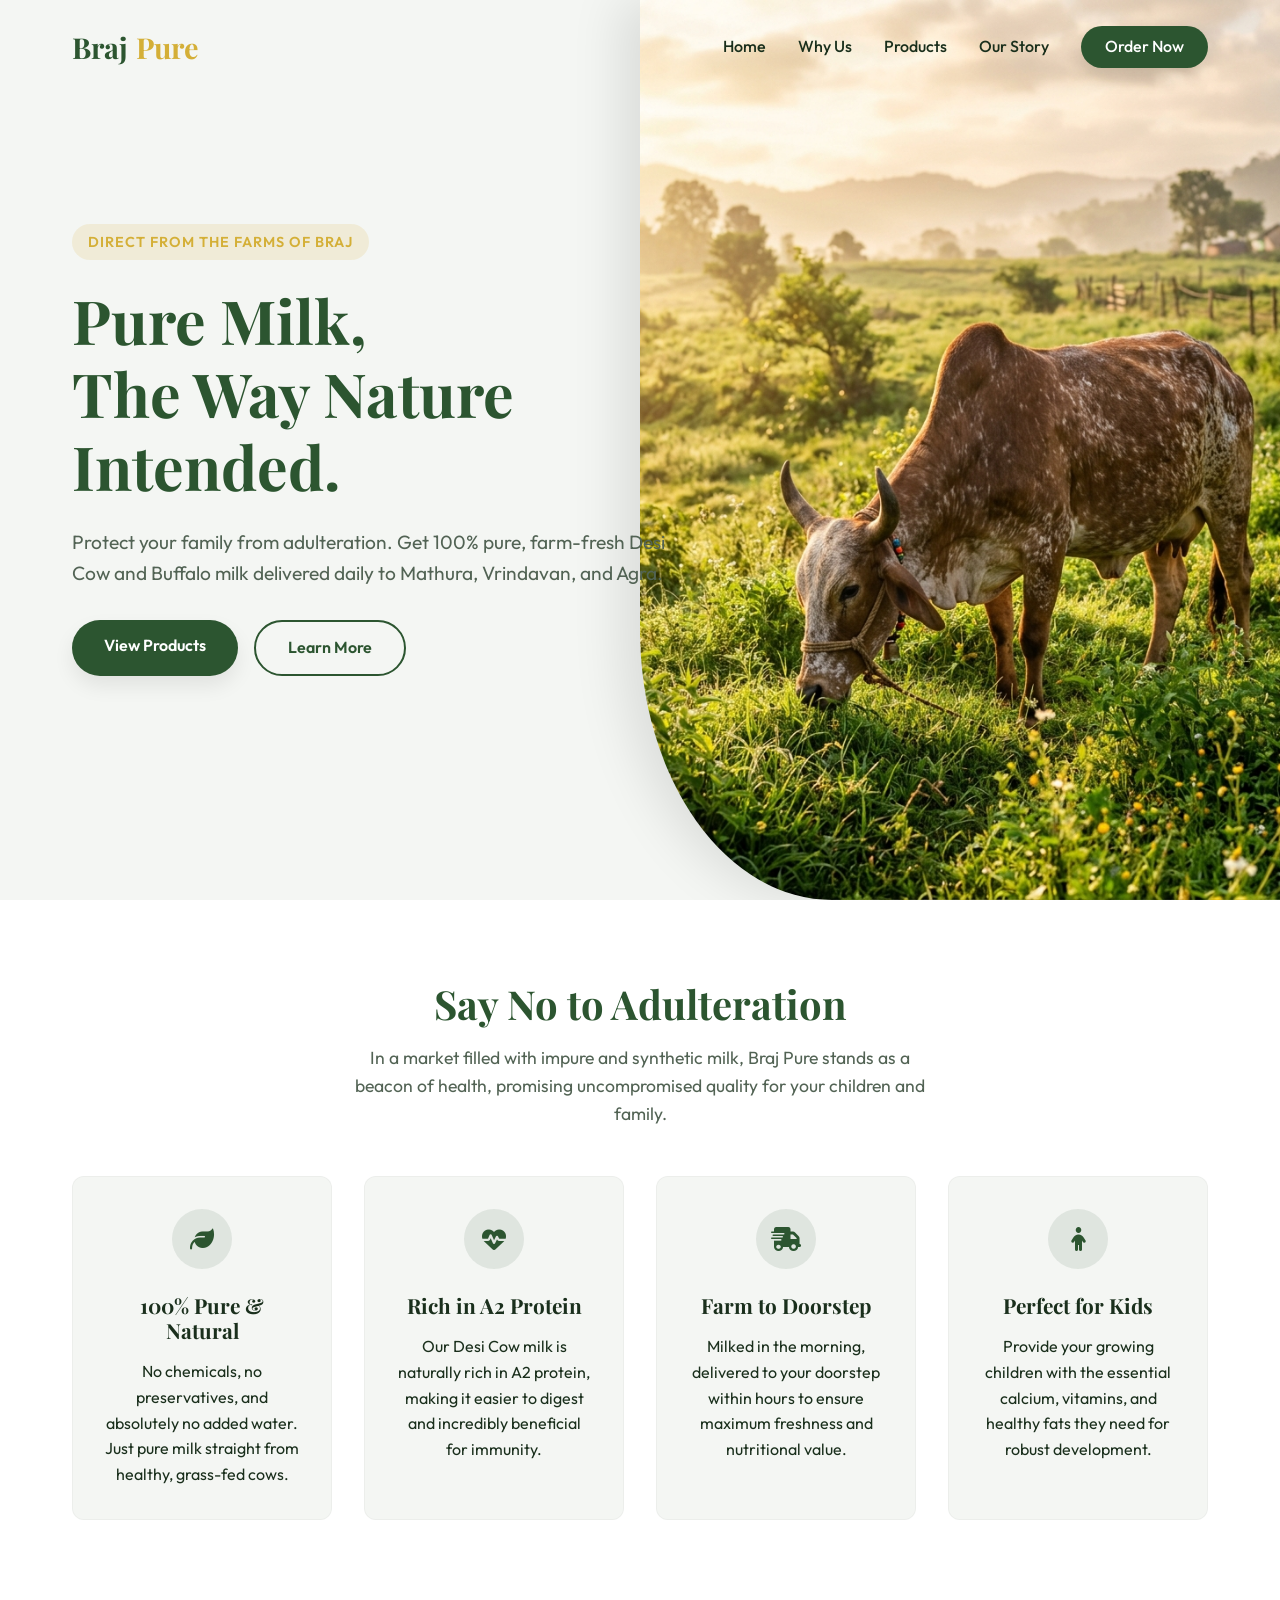
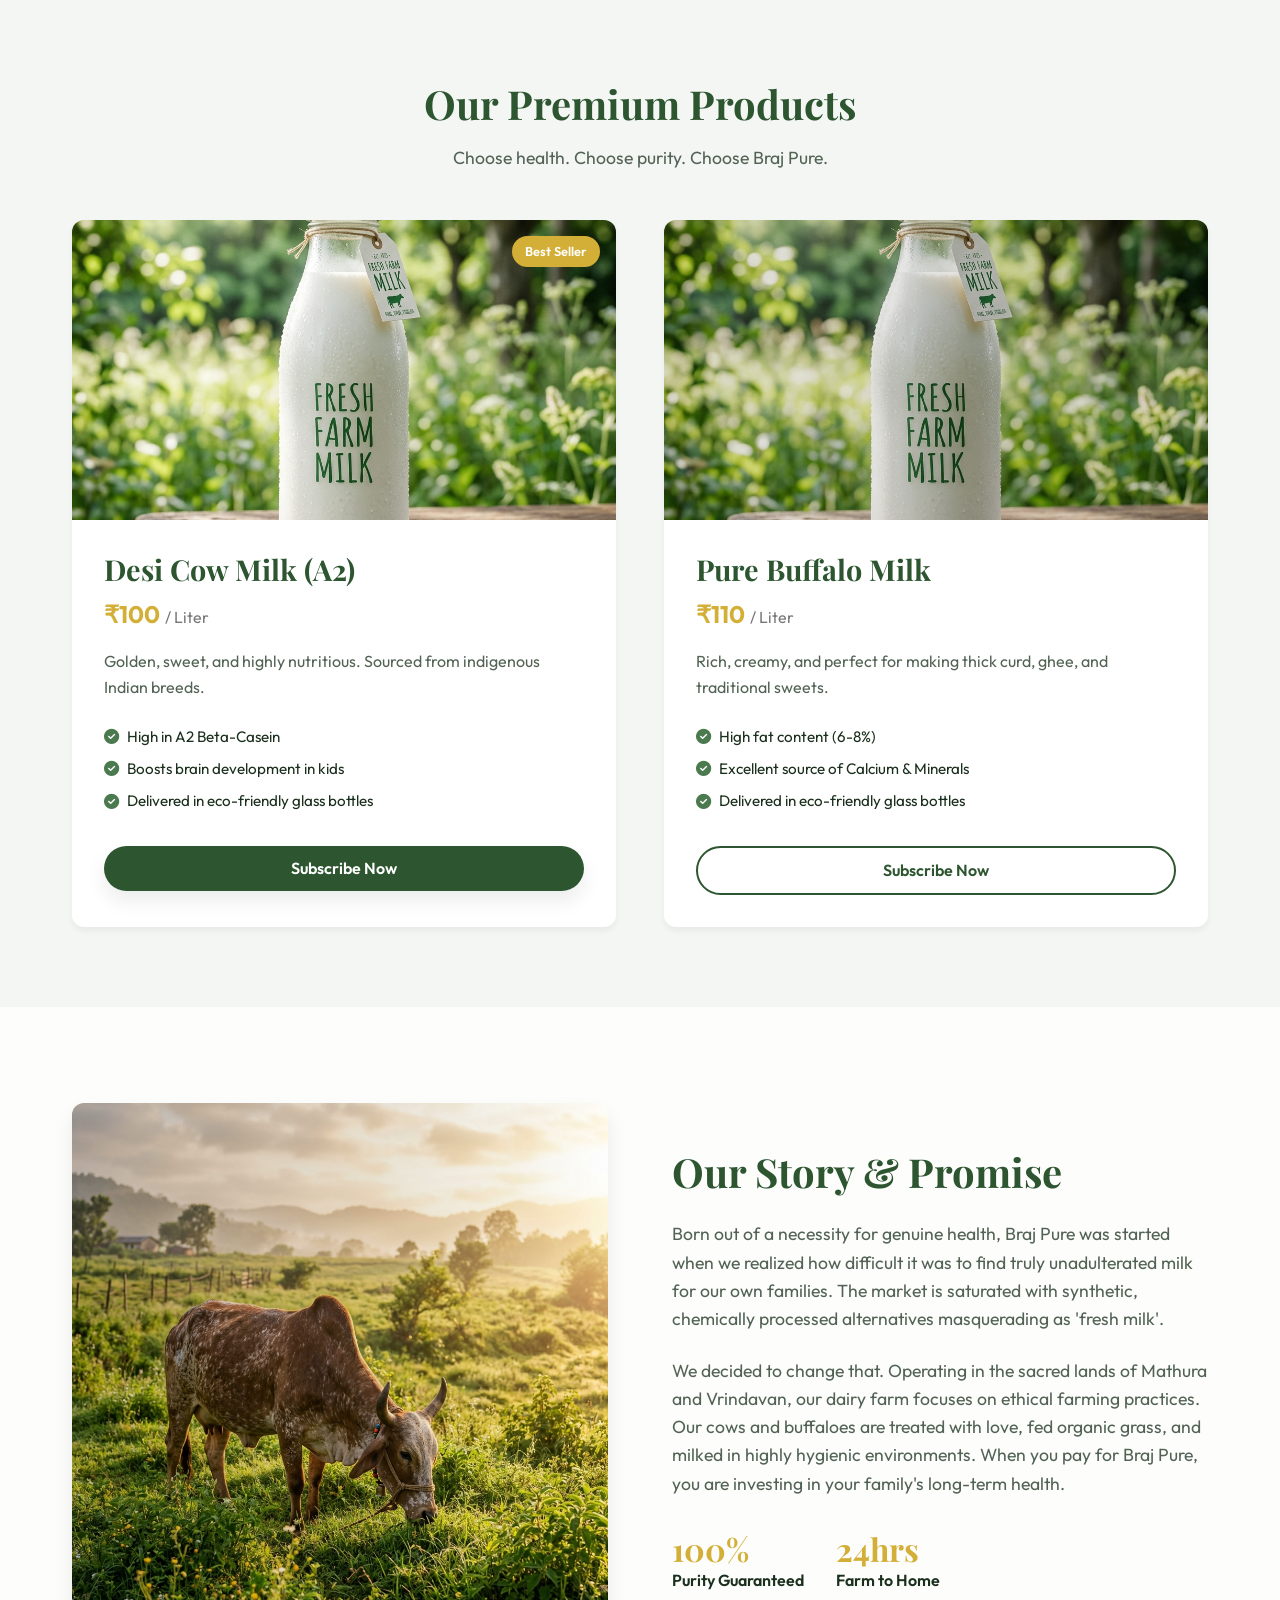
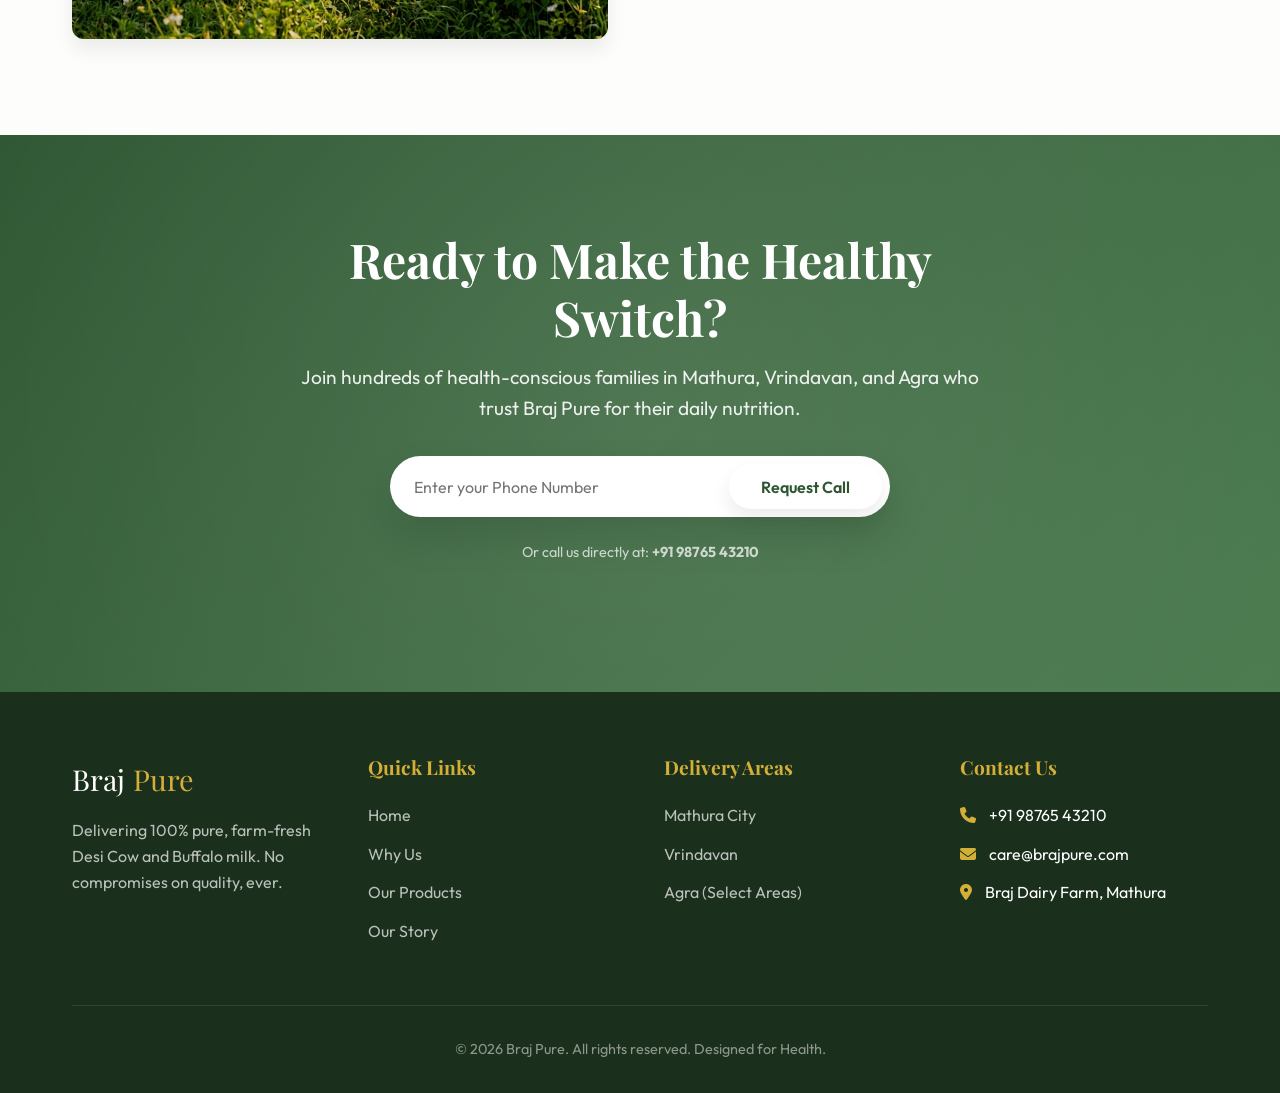
<file: index.html>
<!DOCTYPE html>
<html lang="en">
<head>
    <meta charset="UTF-8">
    <meta name="viewport" content="width=device-width, initial-scale=1.0">
    <title>Braj Pure | 100% Pure Desi Cow & Buffalo Milk</title>
    <meta name="description" content="Premium, farm-fresh, 100% pure Desi Cow and Buffalo milk delivered directly to your doorstep in Mathura, Vrindavan, and Agra. No adulteration, just health.">
    
    <!-- External Links -->
    <link rel="stylesheet" href="https://cdnjs.cloudflare.com/ajax/libs/font-awesome/6.4.0/css/all.min.css">
    <link rel="stylesheet" href="styles.css">
</head>
<body>

    <!-- Header Navigation -->
    <header>
        <div class="container nav-container">
            <a href="#" class="logo">
                Braj<span>Pure</span>
            </a>
            
            <nav class="nav-links">
                <a href="#home">Home</a>
                <a href="#why-us">Why Us</a>
                <a href="#products">Products</a>
                <a href="#about">Our Story</a>
                <a href="#contact" class="btn btn-primary" style="padding: 0.5rem 1.5rem; color: white;">Order Now</a>
            </nav>
            
            <div class="menu-toggle">
                <i class="fas fa-bars"></i>
            </div>
        </div>
    </header>

    <!-- Hero Section -->
    <section id="home" class="hero">
        <div class="container">
            <div class="hero-content reveal">
                <span class="hero-tag">Direct from the farms of Braj</span>
                <h1>Pure Milk,<br>The Way Nature Intended.</h1>
                <p>Protect your family from adulteration. Get 100% pure, farm-fresh Desi Cow and Buffalo milk delivered daily to Mathura, Vrindavan, and Agra.</p>
                <div class="hero-btns">
                    <a href="#products" class="btn btn-primary">View Products</a>
                    <a href="#why-us" class="btn btn-outline">Learn More</a>
                </div>
            </div>
        </div>
        <img src="assets/hero_cow.png" alt="Healthy Desi Cow in lush green pasture" class="hero-image reveal" style="transition-delay: 0.2s;">
    </section>

    <!-- Why Choose Us -->
    <section id="why-us" class="features">
        <div class="container">
            <div class="text-center reveal">
                <h2 class="section-title">Say No to Adulteration</h2>
                <p class="section-subtitle">In a market filled with impure and synthetic milk, Braj Pure stands as a beacon of health, promising uncompromised quality for your children and family.</p>
            </div>
            
            <div class="features-grid">
                <div class="feature-card reveal">
                    <div class="feature-icon">
                        <i class="fas fa-leaf"></i>
                    </div>
                    <h3>100% Pure & Natural</h3>
                    <p>No chemicals, no preservatives, and absolutely no added water. Just pure milk straight from healthy, grass-fed cows.</p>
                </div>
                
                <div class="feature-card reveal" style="transition-delay: 0.1s;">
                    <div class="feature-icon">
                        <i class="fas fa-heartbeat"></i>
                    </div>
                    <h3>Rich in A2 Protein</h3>
                    <p>Our Desi Cow milk is naturally rich in A2 protein, making it easier to digest and incredibly beneficial for immunity.</p>
                </div>
                
                <div class="feature-card reveal" style="transition-delay: 0.2s;">
                    <div class="feature-icon">
                        <i class="fas fa-truck-fast"></i>
                    </div>
                    <h3>Farm to Doorstep</h3>
                    <p>Milked in the morning, delivered to your doorstep within hours to ensure maximum freshness and nutritional value.</p>
                </div>
                
                <div class="feature-card reveal" style="transition-delay: 0.3s;">
                    <div class="feature-icon">
                        <i class="fas fa-child"></i>
                    </div>
                    <h3>Perfect for Kids</h3>
                    <p>Provide your growing children with the essential calcium, vitamins, and healthy fats they need for robust development.</p>
                </div>
            </div>
        </div>
    </section>

    <!-- Products Section -->
    <section id="products" class="products">
        <div class="container">
            <div class="text-center reveal">
                <h2 class="section-title">Our Premium Products</h2>
                <p class="section-subtitle">Choose health. Choose purity. Choose Braj Pure.</p>
            </div>
            
            <div class="products-grid">
                <!-- Product 1 -->
                <div class="product-card reveal">
                    <div class="product-badge">Best Seller</div>
                    <img src="assets/milk_bottle.png" alt="Pure Desi Cow Milk" class="product-img">
                    <div class="product-info">
                        <h3 class="product-title">Desi Cow Milk (A2)</h3>
                        <div class="product-price">₹100 <span style="font-size: 1rem; color: #777; font-weight: normal;">/ Liter</span></div>
                        <p class="product-desc">Golden, sweet, and highly nutritious. Sourced from indigenous Indian breeds.</p>
                        <ul class="product-features">
                            <li><i class="fas fa-check-circle"></i> High in A2 Beta-Casein</li>
                            <li><i class="fas fa-check-circle"></i> Boosts brain development in kids</li>
                            <li><i class="fas fa-check-circle"></i> Delivered in eco-friendly glass bottles</li>
                        </ul>
                        <button class="btn btn-primary subscribe-btn" data-product="Desi Cow Milk (A2)" data-price="120" style="width: 100%; text-align: center; border: none; font-family: var(--font-body);">Subscribe Now</button>
                    </div>
                </div>

                <!-- Product 2 -->
                <div class="product-card reveal" style="transition-delay: 0.2s;">
                    <img src="assets/milk_bottle.png" alt="Pure Buffalo Milk" class="product-img" style="filter: brightness(0.9);">
                    <div class="product-info">
                        <h3 class="product-title">Pure Buffalo Milk</h3>
                        <div class="product-price">₹110 <span style="font-size: 1rem; color: #777; font-weight: normal;">/ Liter</span></div>
                        <p class="product-desc">Rich, creamy, and perfect for making thick curd, ghee, and traditional sweets.</p>
                        <ul class="product-features">
                            <li><i class="fas fa-check-circle"></i> High fat content (6-8%)</li>
                            <li><i class="fas fa-check-circle"></i> Excellent source of Calcium & Minerals</li>
                            <li><i class="fas fa-check-circle"></i> Delivered in eco-friendly glass bottles</li>
                        </ul>
                        <button class="btn btn-outline subscribe-btn" data-product="Pure Buffalo Milk" data-price="100" style="width: 100%; text-align: center; border: 2px solid var(--primary-color); font-family: var(--font-body);">Subscribe Now</button>
                    </div>
                </div>
            </div>
        </div>
    </section>

    <!-- About Section -->
    <section id="about" class="container reveal">
        <div class="about">
            <div class="about-img">
                <img src="assets/hero_cow.png" alt="Our Farm" style="transform: scaleX(-1);">
            </div>
            <div class="about-content">
                <h2>Our Story & Promise</h2>
                <p style="font-size: 1.1rem; color: var(--text-light); margin-top: 1.5rem; margin-bottom: 1.5rem;">Born out of a necessity for genuine health, Braj Pure was started when we realized how difficult it was to find truly unadulterated milk for our own families. The market is saturated with synthetic, chemically processed alternatives masquerading as 'fresh milk'.</p>
                <p style="font-size: 1.1rem; color: var(--text-light); margin-bottom: 2rem;">We decided to change that. Operating in the sacred lands of Mathura and Vrindavan, our dairy farm focuses on ethical farming practices. Our cows and buffaloes are treated with love, fed organic grass, and milked in highly hygienic environments. When you pay for Braj Pure, you are investing in your family's long-term health.</p>
                <div style="display: flex; gap: 2rem; margin-top: 2rem;">
                    <div>
                        <h4 style="font-size: 2rem; color: var(--secondary-color); margin-bottom: 0;">100%</h4>
                        <p style="color: var(--text-dark); font-weight: 600;">Purity Guaranteed</p>
                    </div>
                    <div>
                        <h4 style="font-size: 2rem; color: var(--secondary-color); margin-bottom: 0;">24hrs</h4>
                        <p style="color: var(--text-dark); font-weight: 600;">Farm to Home</p>
                    </div>
                </div>
            </div>
        </div>
    </section>

    <!-- CTA Section -->
    <section id="contact" class="cta">
        <div class="container">
            <div class="cta-content reveal">
                <h2>Ready to Make the Healthy Switch?</h2>
                <p>Join hundreds of health-conscious families in Mathura, Vrindavan, and Agra who trust Braj Pure for their daily nutrition.</p>
                <form action="#" method="POST" style="display: flex; gap: 1rem; max-width: 500px; margin: 0 auto; background: white; padding: 0.5rem; border-radius: 50px; box-shadow: var(--shadow-lg);">
                    <input type="text" placeholder="Enter your Phone Number" required style="flex: 1; border: none; outline: none; padding: 0.5rem 1rem; border-radius: 50px; font-family: var(--font-body); font-size: 1rem;">
                    <button type="submit" class="btn btn-primary">Request Call</button>
                </form>
                <p style="font-size: 0.9rem; margin-top: 1.5rem; opacity: 0.8;">Or call us directly at: <strong>+91 98765 43210</strong></p>
            </div>
        </div>
    </section>

    <!-- Footer -->
    <footer>
        <div class="container">
            <div class="footer-grid">
                <div class="footer-about">
                    <a href="#" class="footer-logo">Braj<span>Pure</span></a>
                    <p>Delivering 100% pure, farm-fresh Desi Cow and Buffalo milk. No compromises on quality, ever.</p>
                </div>
                
                <div class="footer-links">
                    <h4>Quick Links</h4>
                    <ul>
                        <li><a href="#home">Home</a></li>
                        <li><a href="#why-us">Why Us</a></li>
                        <li><a href="#products">Our Products</a></li>
                        <li><a href="#about">Our Story</a></li>
                    </ul>
                </div>
                
                <div class="footer-links">
                    <h4>Delivery Areas</h4>
                    <ul>
                        <li><a href="#">Mathura City</a></li>
                        <li><a href="#">Vrindavan</a></li>
                        <li><a href="#">Agra (Select Areas)</a></li>
                    </ul>
                </div>
                
                <div class="footer-links">
                    <h4>Contact Us</h4>
                    <ul>
                        <li><i class="fas fa-phone" style="margin-right: 10px; color: var(--secondary-color);"></i> +91 98765 43210</li>
                        <li><i class="fas fa-envelope" style="margin-right: 10px; color: var(--secondary-color);"></i> care@brajpure.com</li>
                        <li><i class="fas fa-map-marker-alt" style="margin-right: 10px; color: var(--secondary-color);"></i> Braj Dairy Farm, Mathura</li>
                    </ul>
                </div>
            </div>
            <div class="footer-bottom">
                <p>&copy; 2026 Braj Pure. All rights reserved. Designed for Health.</p>
            </div>
        </div>
    </footer>

    <!-- Cart Modal -->
    <div class="cart-modal-overlay" id="cartModal">
        <div class="cart-modal">
            <button class="close-modal" id="closeModal"><i class="fas fa-times"></i></button>
            <h2 style="color: var(--primary-color); margin-bottom: 1.5rem;">Your Subscription Cart</h2>
            
            <div class="cart-item">
                <h3 id="cartProductName" style="margin-bottom: 0.5rem;">Product Name</h3>
                <div style="display: flex; gap: 1rem; margin-top: 1rem;">
                    <div style="flex: 1;">
                        <label for="cartVolume" style="display: block; font-size: 0.85rem; color: var(--text-light); margin-bottom: 0.3rem;">Volume per bottle</label>
                        <select id="cartVolume" style="width: 100%; padding: 0.5rem; border: 1px solid #ddd; border-radius: 5px; font-family: var(--font-body);">
                            <option value="1">1 Liter</option>
                            <option value="0.5">500 ml</option>
                        </select>
                    </div>
                    <div style="flex: 1;">
                        <label for="cartQuantity" style="display: block; font-size: 0.85rem; color: var(--text-light); margin-bottom: 0.3rem;">Daily Quantity</label>
                        <input type="number" id="cartQuantity" value="1" min="1" max="10" style="width: 100%; padding: 0.5rem; border: 1px solid #ddd; border-radius: 5px; font-family: var(--font-body);">
                    </div>
                </div>
            </div>
            
            <hr style="border: none; border-top: 1px solid #eee; margin: 1.5rem 0;">
            
            <div class="cart-summary">
                <div style="display: flex; justify-content: space-between; margin-bottom: 1rem;">
                    <span style="font-weight: 600; color: var(--primary-color);">3 Day Free Trial</span>
                    <span style="font-weight: 600; color: var(--primary-color);">₹0</span>
                </div>
                <div style="display: flex; justify-content: space-between; margin-bottom: 1rem; color: var(--text-light);">
                    <span>Monthly Subscription Bill (30 days)</span>
                    <span id="cartMonthlyCalc">₹100 x 30</span>
                </div>
                <hr style="border: none; border-top: 1px solid #eee; margin: 1rem 0;">
                <div style="display: flex; justify-content: space-between; font-size: 1.2rem; font-weight: 700;">
                    <span>Total Monthly</span>
                    <span id="cartTotal">₹3000</span>
                </div>
            </div>
            
            <p style="font-size: 0.85rem; color: var(--text-light); margin: 1.5rem 0; text-align: center;">Your card will only be charged after the 3-day free trial ends. You can cancel anytime.</p>
            
            <button class="btn btn-primary" id="confirmSubscriptionBtn" style="width: 100%; border: none;">Confirm Subscription</button>
        </div>
    </div>

    <script src="script.js"></script>
</body>
</html>
</file>
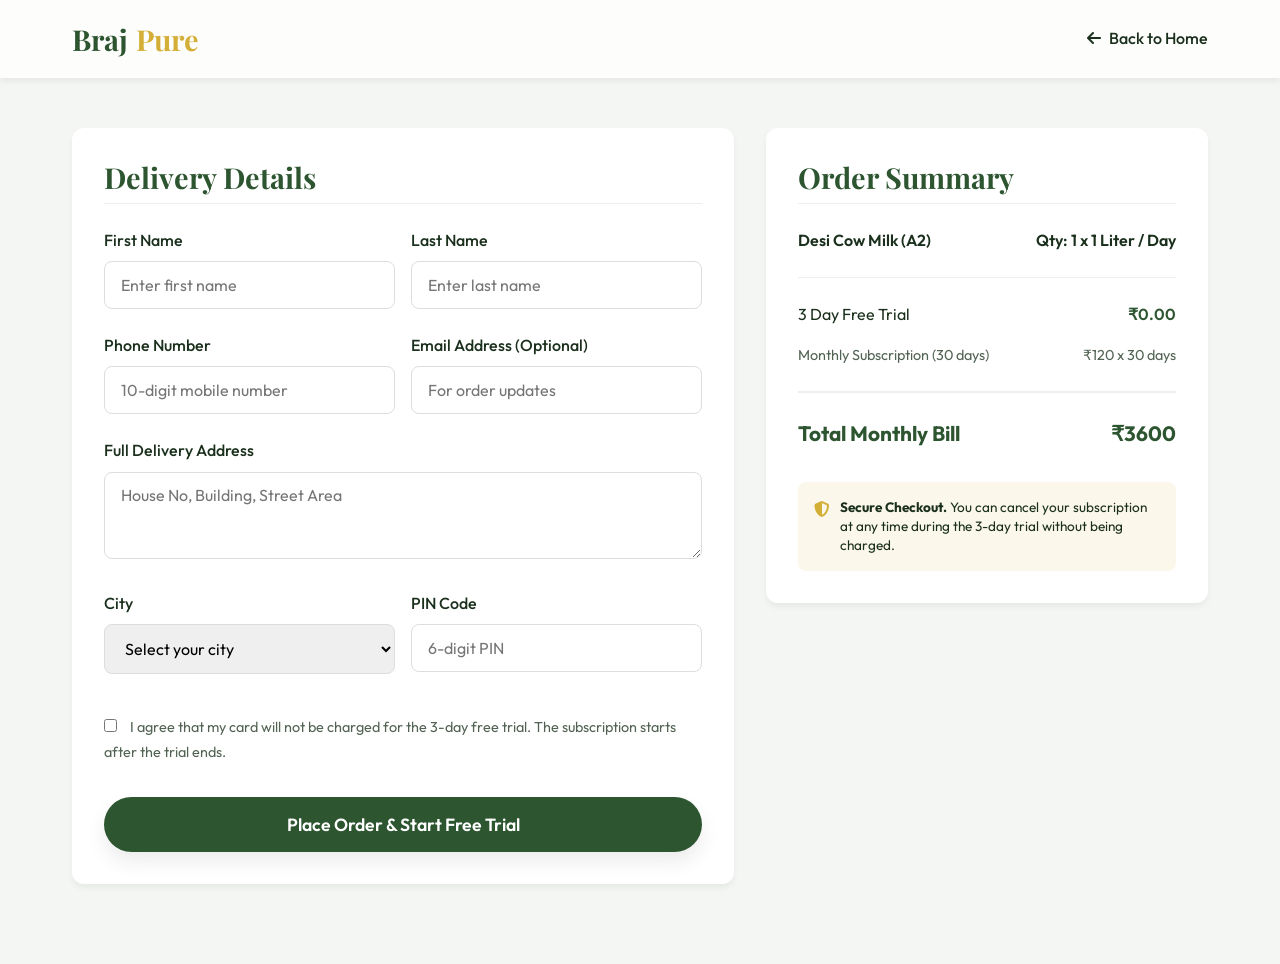
<file: checkout.html>
<!DOCTYPE html>
<html lang="en">
<head>
    <meta charset="UTF-8">
    <meta name="viewport" content="width=device-width, initial-scale=1.0">
    <title>Checkout | Braj Pure</title>
    <link rel="stylesheet" href="https://cdnjs.cloudflare.com/ajax/libs/font-awesome/6.4.0/css/all.min.css">
    <link rel="stylesheet" href="styles.css">
</head>
<body>

    <!-- Header Navigation -->
    <header class="scrolled">
        <div class="container nav-container">
            <a href="index.html" class="logo">
                Braj<span>Pure</span>
            </a>
            <a href="index.html" style="font-weight: 500; color: var(--text-dark);"><i class="fas fa-arrow-left" style="margin-right: 5px;"></i> Back to Home</a>
        </div>
    </header>

    <div class="checkout-wrapper">
        <div class="container">
            <div class="checkout-grid">
                
                <!-- Delivery Details Form -->
                <div class="checkout-card">
                    <h2>Delivery Details</h2>
                    <form id="checkoutForm">
                        <div class="form-row">
                            <div class="form-group">
                                <label for="firstName">First Name</label>
                                <input type="text" id="firstName" class="form-control" required placeholder="Enter first name">
                            </div>
                            <div class="form-group">
                                <label for="lastName">Last Name</label>
                                <input type="text" id="lastName" class="form-control" required placeholder="Enter last name">
                            </div>
                        </div>
                        
                        <div class="form-row">
                            <div class="form-group">
                                <label for="phone">Phone Number</label>
                                <input type="tel" id="phone" class="form-control" required placeholder="10-digit mobile number">
                            </div>
                            <div class="form-group">
                                <label for="email">Email Address (Optional)</label>
                                <input type="email" id="email" class="form-control" placeholder="For order updates">
                            </div>
                        </div>

                        <div class="form-group">
                            <label for="address">Full Delivery Address</label>
                            <textarea id="address" class="form-control" rows="3" required placeholder="House No, Building, Street Area"></textarea>
                        </div>

                        <div class="form-row">
                            <div class="form-group">
                                <label for="city">City</label>
                                <select id="city" class="form-control" required>
                                    <option value="" disabled selected>Select your city</option>
                                    <option value="Mathura">Mathura</option>
                                    <option value="Vrindavan">Vrindavan</option>
                                    <option value="Agra">Agra</option>
                                </select>
                            </div>
                            <div class="form-group">
                                <label for="pincode">PIN Code</label>
                                <input type="text" id="pincode" class="form-control" required placeholder="6-digit PIN">
                            </div>
                        </div>

                        <div style="margin-top: 1rem;">
                            <input type="checkbox" id="terms" required style="margin-right: 10px;">
                            <label for="terms" style="font-size: 0.9rem; color: var(--text-light);">I agree that my card will not be charged for the 3-day free trial. The subscription starts after the trial ends.</label>
                        </div>
                        
                        <button type="submit" class="btn btn-primary" style="width: 100%; margin-top: 2rem; font-size: 1.1rem; padding: 1rem;">Place Order & Start Free Trial</button>
                    </form>
                </div>

                <!-- Order Summary -->
                <div class="checkout-card" style="height: fit-content;">
                    <h2>Order Summary</h2>
                    <div class="order-summary-item" style="font-weight: 600;">
                        <span id="summaryProduct">Product Name</span>
                        <span id="summaryQtyInfo">Qty: 1 Liter / Day</span>
                    </div>
                    
                    <hr style="border: none; border-top: 1px solid #eee; margin: 1.5rem 0;">
                    
                    <div class="order-summary-item">
                        <span>3 Day Free Trial</span>
                        <span style="color: var(--primary-color); font-weight: 600;">₹0.00</span>
                    </div>
                    <div class="order-summary-item" style="color: var(--text-light); font-size: 0.9rem;">
                        <span>Monthly Subscription (30 days)</span>
                        <span id="summaryPriceCalc">₹X x 30</span>
                    </div>
                    
                    <div class="order-total">
                        <span>Total Monthly Bill</span>
                        <span id="summaryTotal">₹0</span>
                    </div>

                    <div style="background: rgba(212, 175, 55, 0.1); padding: 1rem; border-radius: 8px; margin-top: 2rem; display: flex; gap: 10px; align-items: flex-start;">
                        <i class="fas fa-shield-alt" style="color: var(--secondary-color); margin-top: 3px;"></i>
                        <p style="font-size: 0.85rem; color: var(--text-dark); line-height: 1.4;"><strong>Secure Checkout.</strong> You can cancel your subscription at any time during the 3-day trial without being charged.</p>
                    </div>
                </div>

            </div>
        </div>
    </div>

    <!-- Success Modal Overlay -->
    <div class="cart-modal-overlay" id="successModal">
        <div class="cart-modal" style="text-align: center;">
            <div style="width: 80px; height: 80px; background: var(--primary-color); color: white; border-radius: 50%; display: flex; align-items: center; justify-content: center; font-size: 2.5rem; margin: 0 auto 1.5rem;">
                <i class="fas fa-check"></i>
            </div>
            <h2 style="color: var(--primary-color); margin-bottom: 1rem;">Order Placed Successfully!</h2>
            <p style="color: var(--text-light); margin-bottom: 2rem;">Thank you for choosing health with Braj Pure. We have received your delivery details. Your 3-Day Free Trial will start tomorrow morning!</p>
            <a href="index.html" class="btn btn-primary" style="width: 100%;">Return to Home</a>
        </div>
    </div>

    <script>
        document.addEventListener('DOMContentLoaded', () => {
            // Load cart data from localStorage
            const product = localStorage.getItem('brajpure_cart_product') || 'Desi Cow Milk (A2)';
            const priceText = localStorage.getItem('brajpure_cart_price') || '₹120 x 30 days';
            const total = localStorage.getItem('brajpure_cart_total') || '₹3600';
            const volume = localStorage.getItem('brajpure_cart_volume') || '1 Liter';
            const qty = localStorage.getItem('brajpure_cart_qty') || '1';

            document.getElementById('summaryProduct').textContent = product;
            document.getElementById('summaryQtyInfo').textContent = `Qty: ${qty} x ${volume} / Day`;
            document.getElementById('summaryPriceCalc').textContent = priceText;
            document.getElementById('summaryTotal').textContent = total;

            // Handle Form Submission
            const checkoutForm = document.getElementById('checkoutForm');
            const successModal = document.getElementById('successModal');

            checkoutForm.addEventListener('submit', (e) => {
                e.preventDefault();
                // In a real app, send data to server here
                
                // Show success modal
                successModal.classList.add('active');
            });
        });
    </script>
</body>
</html>
</file>
<file: styles.css>
/* styles.css */
@import url('https://fonts.googleapis.com/css2?family=Outfit:wght@300;400;500;600;700&family=Playfair+Display:wght@500;600;700&display=swap');

:root {
  --primary-color: #2C5530; /* Earthy Green */
  --primary-light: #4A7A4E;
  --secondary-color: #D4AF37; /* Premium Gold */
  --bg-color: #fdfdfc; /* Off-white / cream background */
  --bg-alt: #f4f6f3; /* Slightly darker cream for sections */
  --text-dark: #1A2F1C;
  --text-light: #526354;
  --white: #ffffff;
  
  --font-heading: 'Playfair Display', serif;
  --font-body: 'Outfit', sans-serif;
  
  --transition: all 0.3s cubic-bezier(0.25, 0.8, 0.25, 1);
  --shadow-sm: 0 4px 6px rgba(0, 0, 0, 0.05);
  --shadow-md: 0 10px 20px rgba(0, 0, 0, 0.08);
  --shadow-lg: 0 20px 40px rgba(0, 0, 0, 0.12);
  --radius: 12px;
}

* {
  margin: 0;
  padding: 0;
  box-sizing: border-box;
}

html {
  scroll-behavior: smooth;
  font-size: 16px;
}

body {
  font-family: var(--font-body);
  color: var(--text-dark);
  background-color: var(--bg-color);
  line-height: 1.6;
  overflow-x: hidden;
}

h1, h2, h3, h4, h5, h6 {
  font-family: var(--font-heading);
  font-weight: 700;
  line-height: 1.2;
  margin-bottom: 1rem;
}

a {
  text-decoration: none;
  color: inherit;
}

ul {
  list-style: none;
}

img {
  max-width: 100%;
  height: auto;
  display: block;
}

/* Typography Classes */
.text-center { text-align: center; }
.section-title {
  font-size: 2.5rem;
  color: var(--primary-color);
  margin-bottom: 1rem;
}
.section-subtitle {
  font-size: 1.1rem;
  color: var(--text-light);
  max-width: 600px;
  margin: 0 auto 3rem;
}

/* Layout Containers */
.container {
  width: 100%;
  max-width: 1200px;
  margin: 0 auto;
  padding: 0 2rem;
}

section {
  padding: 5rem 0;
}

/* Buttons */
.btn {
  display: inline-block;
  padding: 0.8rem 2rem;
  border-radius: 50px;
  font-weight: 600;
  font-size: 1rem;
  cursor: pointer;
  transition: var(--transition);
  border: none;
  font-family: var(--font-body);
}

.btn-primary {
  background: var(--primary-color);
  color: var(--white);
  box-shadow: var(--shadow-md);
}

.btn-primary:hover {
  background: var(--primary-light);
  transform: translateY(-3px);
  box-shadow: var(--shadow-lg);
}

.btn-outline {
  background: transparent;
  color: var(--primary-color);
  border: 2px solid var(--primary-color);
}

.btn-outline:hover {
  background: var(--primary-color);
  color: var(--white);
}

/* Header & Navbar */
header {
  position: fixed;
  top: 0;
  left: 0;
  width: 100%;
  z-index: 1000;
  transition: var(--transition);
  padding: 1.5rem 0;
  background: transparent;
}

header.scrolled {
  background: rgba(253, 253, 252, 0.95);
  backdrop-filter: blur(10px);
  padding: 1rem 0;
  box-shadow: var(--shadow-sm);
}

.nav-container {
  display: flex;
  justify-content: space-between;
  align-items: center;
}

.logo {
  font-family: var(--font-heading);
  font-size: 1.8rem;
  font-weight: 700;
  color: var(--primary-color);
  display: flex;
  align-items: center;
  gap: 0.5rem;
}

.logo span {
  color: var(--secondary-color);
}

.nav-links {
  display: flex;
  gap: 2rem;
  align-items: center;
}

.nav-links a {
  font-weight: 500;
  color: var(--text-dark);
  transition: var(--transition);
  position: relative;
}

.nav-links a::after {
  content: '';
  position: absolute;
  bottom: -4px;
  left: 0;
  width: 0;
  height: 2px;
  background: var(--secondary-color);
  transition: var(--transition);
}

.nav-links a:hover::after {
  width: 100%;
}

header.scrolled .nav-links a {
  color: var(--text-dark);
}

/* Mobile Menu Toggle */
.menu-toggle {
  display: none;
  cursor: pointer;
  font-size: 1.5rem;
  color: var(--primary-color);
}

/* Hero Section */
.hero {
  height: 100vh;
  min-height: 600px;
  position: relative;
  display: flex;
  align-items: center;
  padding-top: 5rem;
  background-color: var(--bg-alt);
  overflow: hidden;
}

.hero-content {
  position: relative;
  z-index: 2;
  max-width: 600px;
}

.hero-tag {
  display: inline-block;
  padding: 0.4rem 1rem;
  background: rgba(212, 175, 55, 0.15);
  color: var(--secondary-color);
  border-radius: 50px;
  font-weight: 600;
  font-size: 0.9rem;
  margin-bottom: 1.5rem;
  letter-spacing: 1px;
  text-transform: uppercase;
}

.hero h1 {
  font-size: 3.8rem;
  color: var(--primary-color);
  margin-bottom: 1.5rem;
}

.hero p {
  font-size: 1.2rem;
  color: var(--text-light);
  margin-bottom: 2rem;
}

.hero-btns {
  display: flex;
  gap: 1rem;
}

.hero-image {
  position: absolute;
  top: 0;
  right: 0;
  width: 50%;
  height: 100%;
  object-fit: cover;
  z-index: 1;
  border-bottom-left-radius: 30%;
  box-shadow: -20px 0 50px rgba(0,0,0,0.1);
}

/* Features Section (Why Us) */
.features {
  background: var(--white);
}

.features-grid {
  display: grid;
  grid-template-columns: repeat(auto-fit, minmax(250px, 1fr));
  gap: 2rem;
  margin-top: 3rem;
}

.feature-card {
  padding: 2rem;
  background: var(--bg-alt);
  border-radius: var(--radius);
  text-align: center;
  transition: var(--transition);
  border: 1px solid rgba(0,0,0,0.03);
}

.feature-card:hover {
  transform: translateY(-10px);
  box-shadow: var(--shadow-md);
  background: var(--white);
}

.feature-icon {
  width: 60px;
  height: 60px;
  background: rgba(44, 85, 48, 0.1);
  color: var(--primary-color);
  border-radius: 50%;
  display: flex;
  align-items: center;
  justify-content: center;
  font-size: 1.5rem;
  margin: 0 auto 1.5rem;
  transition: var(--transition);
}

.feature-card:hover .feature-icon {
  background: var(--primary-color);
  color: var(--white);
}

.feature-card h3 {
  font-size: 1.3rem;
  margin-bottom: 1rem;
}

/* Products Section */
.products {
  background: var(--bg-alt);
}

.products-grid {
  display: grid;
  grid-template-columns: repeat(auto-fit, minmax(350px, 1fr));
  gap: 3rem;
  margin-top: 3rem;
}

.product-card {
  background: var(--white);
  border-radius: var(--radius);
  overflow: hidden;
  box-shadow: var(--shadow-sm);
  transition: var(--transition);
  position: relative;
}

.product-card:hover {
  transform: translateY(-10px);
  box-shadow: var(--shadow-lg);
}

.product-badge {
  position: absolute;
  top: 1rem;
  right: 1rem;
  background: var(--secondary-color);
  color: var(--white);
  padding: 0.3rem 0.8rem;
  border-radius: 50px;
  font-size: 0.8rem;
  font-weight: 600;
  z-index: 2;
}

.product-img {
  width: 100%;
  height: 300px;
  object-fit: cover;
  transition: var(--transition);
}

.product-card:hover .product-img {
  transform: scale(1.05);
}

.product-info {
  padding: 2rem;
}

.product-title {
  font-size: 1.8rem;
  color: var(--primary-color);
  margin-bottom: 0.5rem;
}

.product-price {
  font-size: 1.5rem;
  font-weight: 700;
  color: var(--secondary-color);
  margin-bottom: 1rem;
}

.product-desc {
  color: var(--text-light);
  margin-bottom: 1.5rem;
}

.product-features {
  margin-bottom: 2rem;
}

.product-features li {
  display: flex;
  align-items: center;
  gap: 0.5rem;
  margin-bottom: 0.5rem;
  color: var(--text-dark);
  font-size: 0.95rem;
}

.product-features i {
  color: var(--primary-light);
}

/* About / Story Section */
.about {
  display: flex;
  align-items: center;
  gap: 4rem;
  padding: 6rem 0;
}

.about-img {
  flex: 1;
  border-radius: var(--radius);
  overflow: hidden;
  box-shadow: var(--shadow-md);
  position: relative;
}

.about-img::before {
  content: '';
  position: absolute;
  top: 0;
  left: 0;
  width: 100%;
  height: 100%;
  background: linear-gradient(to right, rgba(0,0,0,0.2), transparent);
  z-index: 1;
}

.about-content {
  flex: 1;
}

.about-content h2 {
  font-size: 2.5rem;
  color: var(--primary-color);
}

/* Call to Action */
.cta {
  background: linear-gradient(135deg, var(--primary-color), var(--primary-light));
  color: var(--white);
  text-align: center;
  padding: 6rem 0;
  position: relative;
  overflow: hidden;
}

.cta::before {
  content: '';
  position: absolute;
  top: -50%;
  left: -50%;
  width: 200%;
  height: 200%;
  background: radial-gradient(circle, rgba(255,255,255,0.1) 0%, transparent 60%);
  z-index: 1;
}

.cta-content {
  position: relative;
  z-index: 2;
  max-width: 700px;
  margin: 0 auto;
}

.cta h2 {
  font-size: 3rem;
  color: var(--white);
}

.cta p {
  font-size: 1.2rem;
  margin-bottom: 2rem;
  color: rgba(255,255,255,0.9);
}

.cta .btn-primary {
  background: var(--white);
  color: var(--primary-color);
}

.cta .btn-primary:hover {
  background: var(--secondary-color);
  color: var(--white);
}

/* Footer */
footer {
  background: var(--text-dark);
  color: var(--white);
  padding: 4rem 0 2rem;
}

.footer-grid {
  display: grid;
  grid-template-columns: repeat(auto-fit, minmax(200px, 1fr));
  gap: 3rem;
  margin-bottom: 3rem;
}

.footer-logo {
  font-family: var(--font-heading);
  font-size: 1.8rem;
  color: var(--white);
  margin-bottom: 1rem;
  display: flex;
  align-items: center;
  gap: 0.5rem;
}

.footer-logo span {
  color: var(--secondary-color);
}

.footer-about p {
  color: rgba(255,255,255,0.7);
}

.footer-links h4 {
  color: var(--secondary-color);
  font-size: 1.2rem;
  margin-bottom: 1.5rem;
}

.footer-links ul li {
  margin-bottom: 0.8rem;
}

.footer-links a {
  color: rgba(255,255,255,0.7);
  transition: var(--transition);
}

.footer-links a:hover {
  color: var(--white);
  padding-left: 5px;
}

.footer-bottom {
  text-align: center;
  padding-top: 2rem;
  border-top: 1px solid rgba(255,255,255,0.1);
  color: rgba(255,255,255,0.5);
  font-size: 0.9rem;
}

/* Cart Modal */
.cart-modal-overlay {
  position: fixed;
  top: 0;
  left: 0;
  width: 100%;
  height: 100%;
  background: rgba(0, 0, 0, 0.5);
  backdrop-filter: blur(5px);
  z-index: 2000;
  display: flex;
  align-items: center;
  justify-content: center;
  opacity: 0;
  visibility: hidden;
  transition: var(--transition);
}

.cart-modal-overlay.active {
  opacity: 1;
  visibility: visible;
}

.cart-modal {
  background: var(--white);
  width: 90%;
  max-width: 500px;
  border-radius: var(--radius);
  padding: 2.5rem;
  position: relative;
  transform: translateY(50px);
  transition: var(--transition);
  box-shadow: var(--shadow-lg);
}

.cart-modal-overlay.active .cart-modal {
  transform: translateY(0);
}

.close-modal {
  position: absolute;
  top: 1.5rem;
  right: 1.5rem;
  background: transparent;
  border: none;
  font-size: 1.5rem;
  color: var(--text-light);
  cursor: pointer;
  transition: var(--transition);
}

.close-modal:hover {
  color: var(--primary-color);
  transform: scale(1.1);
}

/* Checkout Page Styles */
.checkout-wrapper {
  padding: 8rem 0 5rem;
  min-height: 100vh;
  background-color: var(--bg-alt);
}

.checkout-grid {
  display: grid;
  grid-template-columns: 1fr;
  gap: 2rem;
}

@media (min-width: 992px) {
  .checkout-grid {
    grid-template-columns: 1.5fr 1fr;
  }
}

.checkout-card {
  background: var(--white);
  padding: 2rem;
  border-radius: var(--radius);
  box-shadow: var(--shadow-sm);
}

.checkout-card h2 {
  color: var(--primary-color);
  margin-bottom: 1.5rem;
  font-size: 1.8rem;
  border-bottom: 1px solid #eee;
  padding-bottom: 0.5rem;
}

.form-group {
  margin-bottom: 1.5rem;
}

.form-group label {
  display: block;
  font-weight: 500;
  margin-bottom: 0.5rem;
  color: var(--text-dark);
}

.form-control {
  width: 100%;
  padding: 0.8rem 1rem;
  border: 1px solid #ddd;
  border-radius: 8px;
  font-family: var(--font-body);
  font-size: 1rem;
  transition: var(--transition);
}

.form-control:focus {
  outline: none;
  border-color: var(--primary-color);
  box-shadow: 0 0 0 3px rgba(44, 85, 48, 0.1);
}

.form-row {
  display: grid;
  grid-template-columns: 1fr 1fr;
  gap: 1rem;
}

.order-summary-item {
  display: flex;
  justify-content: space-between;
  margin-bottom: 1rem;
  color: var(--text-dark);
}

.order-total {
  display: flex;
  justify-content: space-between;
  margin-top: 1.5rem;
  padding-top: 1.5rem;
  border-top: 2px solid #eee;
  font-weight: 700;
  font-size: 1.3rem;
  color: var(--primary-color);
}

/* Animations */
.reveal {
  opacity: 0;
  transform: translateY(30px);
  transition: all 0.8s ease-out;
}

.reveal.active {
  opacity: 1;
  transform: translateY(0);
}

/* Responsive */
@media (max-width: 992px) {
  .hero h1 { font-size: 3rem; }
  .hero-image { width: 40%; }
  .about { flex-direction: column; }
}

@media (max-width: 768px) {
  .nav-links {
    position: absolute;
    top: 100%;
    left: 0;
    width: 100%;
    background: var(--white);
    flex-direction: column;
    padding: 2rem;
    box-shadow: var(--shadow-md);
    clip-path: polygon(0 0, 100% 0, 100% 0, 0 0);
    transition: var(--transition);
  }

  .nav-links.active {
    clip-path: polygon(0 0, 100% 0, 100% 100%, 0 100%);
  }

  .menu-toggle { display: block; }
  
  .hero {
    flex-direction: column;
    padding-top: 8rem;
    text-align: center;
  }
  
  .hero-content {
    max-width: 100%;
  }
  
  .hero-image {
    position: relative;
    width: 100%;
    height: 400px;
    border-radius: var(--radius);
    margin-top: 2rem;
    box-shadow: var(--shadow-md);
  }
  
  .hero-btns {
    justify-content: center;
  }
}
</file>
